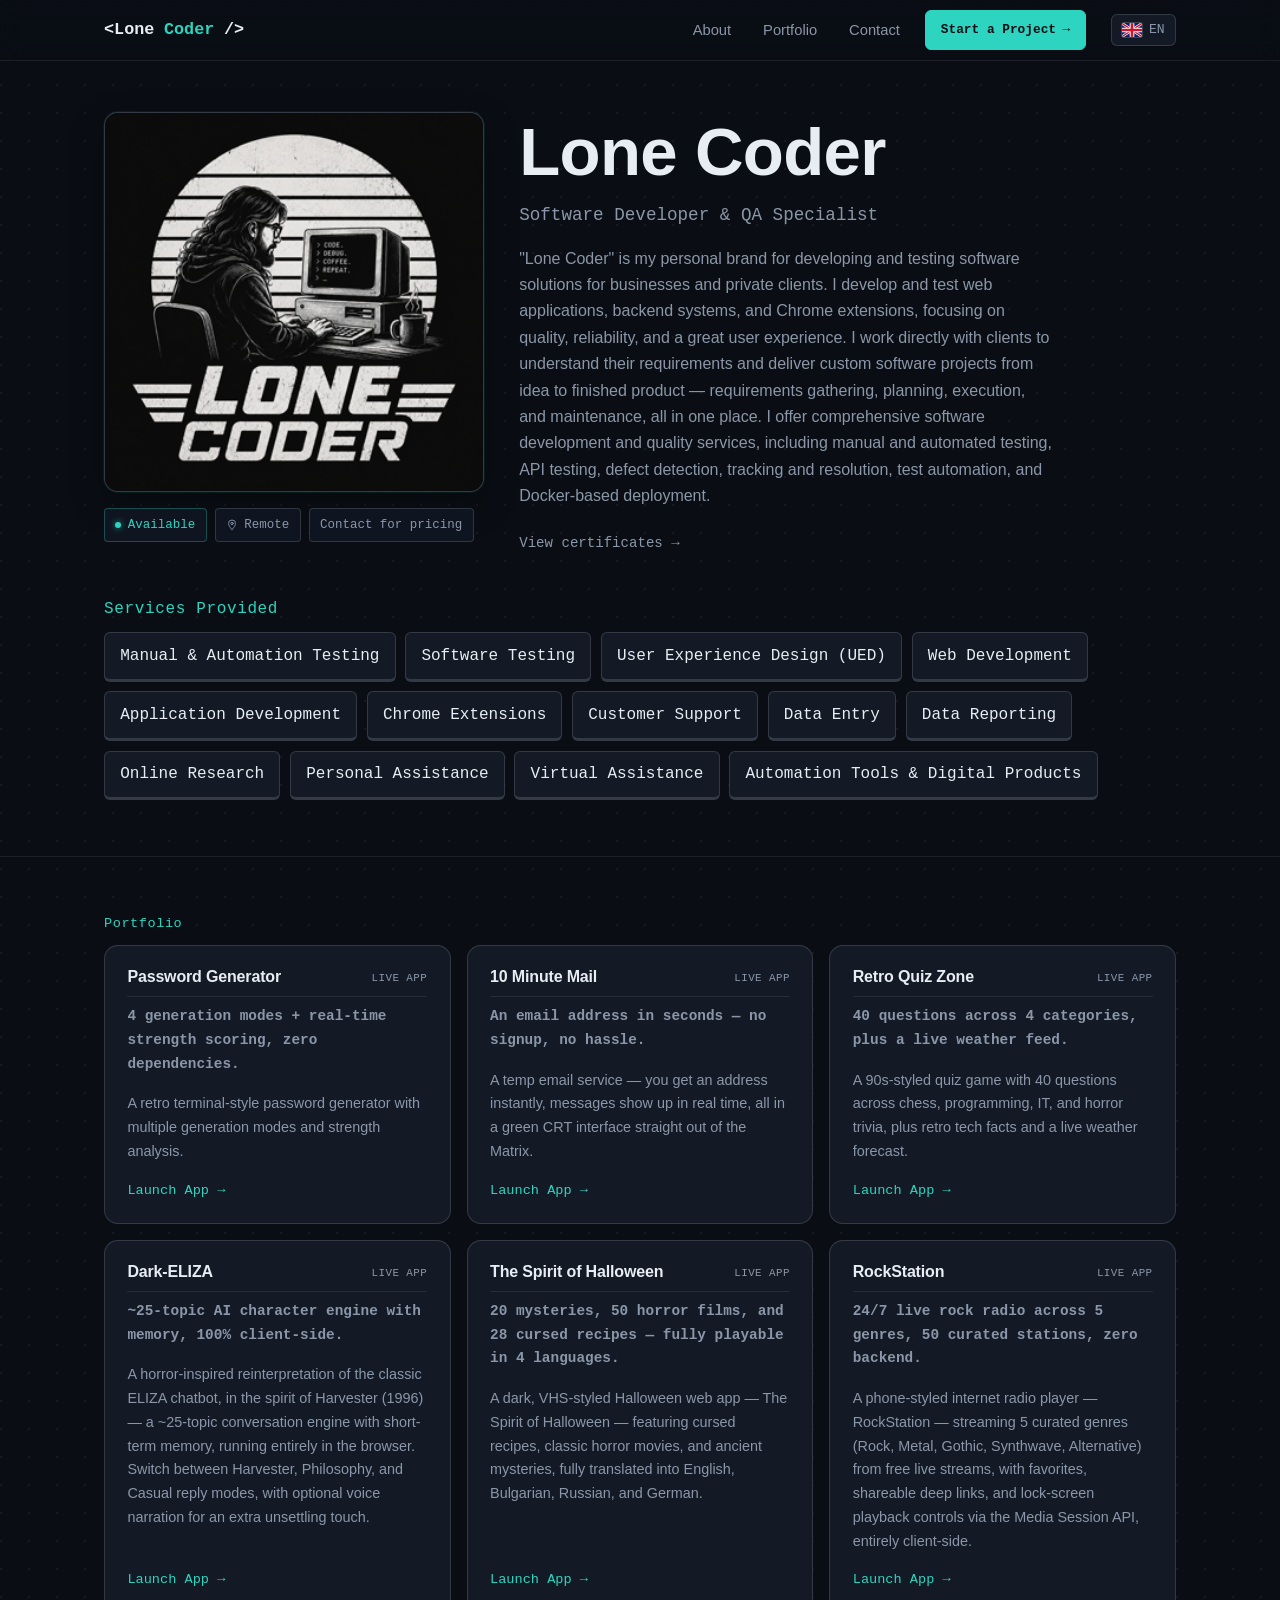
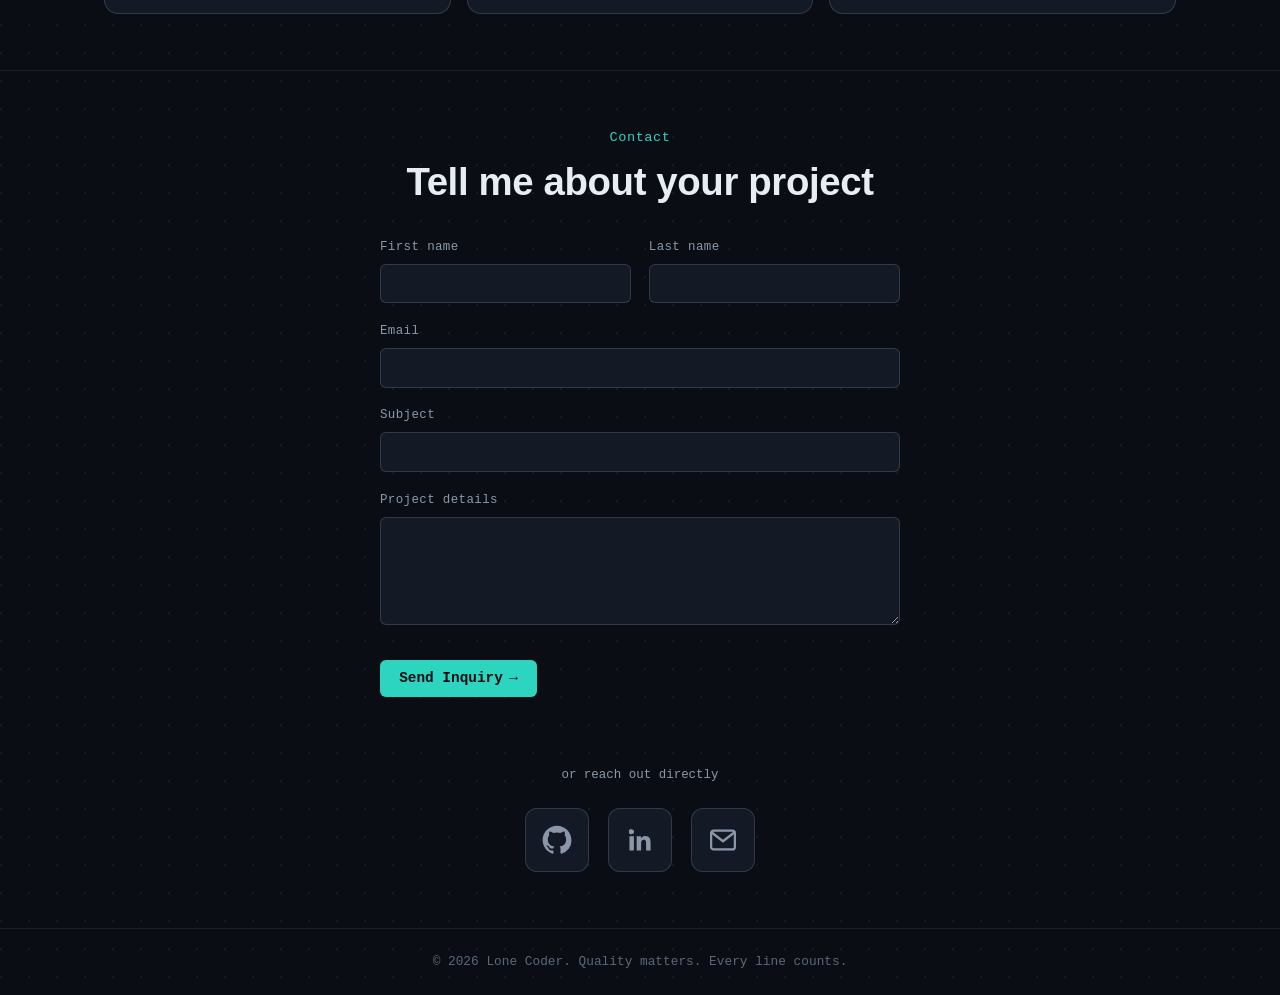
<file: index.html>
<!DOCTYPE html>
<html lang="en">
<head>
<meta charset="UTF-8">
<meta name="viewport" content="width=device-width, initial-scale=1.0">
<meta name="description" content="Lone Coder — self-employed software developer and QA specialist. Manual & automation testing, Chrome extensions, web applications, and custom digital products.">
<title>Lone Coder | Software Developer &amp; QA Specialist</title>
<link rel="canonical" href="https://lonecoder.nsh.one/">
<link rel="icon" type="image/png" href="logo.png">
<link rel="stylesheet" href="style.css">

<meta property="og:type" content="website">
<meta property="og:url" content="https://lonecoder.nsh.one/">
<meta property="og:title" content="Lone Coder | Software Developer &amp; QA Specialist">
<meta property="og:description" content="Lone Coder — self-employed software developer and QA specialist. Manual & automation testing, Chrome extensions, web applications, and custom digital products.">
<meta property="og:image" content="https://lonecoder.nsh.one/logo.png">
<meta name="twitter:card" content="summary">
<meta name="twitter:title" content="Lone Coder | Software Developer &amp; QA Specialist">
<meta name="twitter:description" content="Lone Coder — self-employed software developer and QA specialist. Manual & automation testing, Chrome extensions, web applications, and custom digital products.">
<meta name="twitter:image" content="https://lonecoder.nsh.one/logo.png">
</head>
<body>

<nav class="navbar" id="navbar">
  <div class="container navbar-inner">
    <a href="#about" class="brand">
      &lt;Lone<span>Coder</span>/&gt;
    </a>
    <div class="navbar-right">
      <ul class="nav-menu" id="navMenu">
        <li><a href="#about" data-i18n="nav_about">About</a></li>
        <li><a href="#portfolio" data-i18n="nav_portfolio">Portfolio</a></li>
        <li><a href="#contact" data-i18n="nav_contact">Contact</a></li>
        <li class="nav-menu-cta"><a href="#contact" class="btn-cta"><span data-i18n="cta_start">Start a Project</span> &rarr;</a></li>
      </ul>
      <a href="#contact" class="btn-cta nav-cta"><span data-i18n="cta_start">Start a Project</span> &rarr;</a>
      <div class="lang-switch" id="langSwitch">
        <button type="button" class="lang-btn" id="langBtn" aria-haspopup="listbox" aria-expanded="false" data-i18n-aria="aria_lang_switch" aria-label="Change language">
          <span id="langFlag" class="flag-icon"><svg viewBox="0 0 60 40"><rect width="60" height="40" fill="#00247d"/><path d="M0,0 60,40 M60,0 0,40" stroke="#fff" stroke-width="8"/><path d="M0,0 60,40 M60,0 0,40" stroke="#cf142b" stroke-width="4"/><path d="M30,0 30,40 M0,20 60,20" stroke="#fff" stroke-width="14"/><path d="M30,0 30,40 M0,20 60,20" stroke="#cf142b" stroke-width="8"/></svg></span><span id="langCode">EN</span>
        </button>
        <ul class="lang-menu" id="langMenu" role="listbox">
          <li role="option" data-lang="en"><span class="flag-icon"><svg viewBox="0 0 60 40"><rect width="60" height="40" fill="#00247d"/><path d="M0,0 60,40 M60,0 0,40" stroke="#fff" stroke-width="8"/><path d="M0,0 60,40 M60,0 0,40" stroke="#cf142b" stroke-width="4"/><path d="M30,0 30,40 M0,20 60,20" stroke="#fff" stroke-width="14"/><path d="M30,0 30,40 M0,20 60,20" stroke="#cf142b" stroke-width="8"/></svg></span>English</li>
          <li role="option" data-lang="bg"><span class="flag-icon"><svg viewBox="0 0 60 40"><rect width="60" height="13.33" y="0" fill="#fff"/><rect width="60" height="13.33" y="13.33" fill="#00966e"/><rect width="60" height="13.34" y="26.66" fill="#d62612"/></svg></span>Български</li>
          <li role="option" data-lang="ru"><span class="flag-icon"><svg viewBox="0 0 60 40"><rect width="60" height="13.33" y="0" fill="#fff"/><rect width="60" height="13.33" y="13.33" fill="#0039a6"/><rect width="60" height="13.34" y="26.66" fill="#d52b1e"/></svg></span>Русский</li>
          <li role="option" data-lang="de"><span class="flag-icon"><svg viewBox="0 0 60 40"><rect width="60" height="13.33" y="0" fill="#000"/><rect width="60" height="13.33" y="13.33" fill="#dd0000"/><rect width="60" height="13.34" y="26.66" fill="#ffce00"/></svg></span>Deutsch</li>
        </ul>
      </div>
      <button class="hamburger" id="hamburger" aria-label="Toggle menu" aria-expanded="false" data-i18n-aria="aria_toggle_menu">
        <span></span><span></span><span></span>
      </button>
    </div>
  </div>
</nav>

<main>

  <section id="about" class="section about-top">
    <div class="container">
      <div class="about-grid">
        <div class="about-avatar-col">
          <div class="about-avatar" aria-hidden="true">
            <img src="logo.png" alt="" class="logo-mark">
          </div>
          <div class="status-row">
            <span class="status-badge status-live" data-i18n="status_available">Available</span>
            <span class="status-badge"><svg class="status-icon" viewBox="0 0 24 24" fill="none" stroke="currentColor" stroke-width="1.8" stroke-linecap="round" stroke-linejoin="round"><path d="M12 21s7-6.5 7-12a7 7 0 0 0-14 0c0 5.5 7 12 7 12z"/><circle cx="12" cy="9" r="2.4"/></svg><span data-i18n="status_remote">Remote</span></span>
            <span class="status-badge" data-i18n="status_pricing">Contact for pricing</span>
          </div>
        </div>
        <div class="about-text">
          <h1>Lone Coder</h1>
          <p class="role-subtitle" data-i18n="about_role">Software Developer &amp; QA Specialist</p>
          <p data-i18n="about_bio">Lone Coder is an independent software developer and QA professional, working on project-based solutions for businesses and individuals. I build and test web applications, backend systems, and Chrome extensions, with a focus on quality, reliability, and user experience. I work directly with clients to understand their requirements and deliver custom software projects from concept to completion &mdash; requirements gathering, planning, execution, and ongoing maintenance, all handled end-to-end. Services include software development, manual &amp; automation testing, API testing, bug detection, test automation, and Docker-based deployment.</p>
          <a href="https://rebelwithoutacause.github.io/QA_Portfolio/apps/certificates/" target="_blank" rel="noopener" class="text-link"><span data-i18n="about_certs">View certificates</span> &rarr;</a>
        </div>
      </div>

      <div class="key-block">
        <p class="eyebrow" data-i18n="services_eyebrow">Services Provided</p>
        <div class="key-row">
          <span class="key" data-i18n="service_testing">Manual &amp; Automation Testing</span>
          <span class="key" data-i18n="service_software_testing">Software Testing</span>
          <span class="key" data-i18n="service_ued">User Experience Design (UED)</span>
          <span class="key" data-i18n="service_webdev">Web Development</span>
          <span class="key" data-i18n="service_appdev">Application Development</span>
          <span class="key" data-i18n="service_chrome">Chrome Extensions</span>
          <span class="key" data-i18n="service_support">Customer Support</span>
          <span class="key" data-i18n="service_dataentry">Data Entry</span>
          <span class="key" data-i18n="service_datareport">Data Reporting</span>
          <span class="key" data-i18n="service_research">Online Research</span>
          <span class="key" data-i18n="service_personal">Personal Assistance</span>
          <span class="key" data-i18n="service_virtual">Virtual Assistance</span>
          <span class="key" data-i18n="service_automation">Automation Tools &amp; Digital Products</span>
        </div>
      </div>
    </div>
  </section>

  <section id="portfolio" class="section">
    <div class="container">
      <p class="eyebrow" data-i18n="portfolio_eyebrow">Portfolio</p>
      <div class="portfolio-grid">
        <article class="portfolio-card">
          <div class="portfolio-head">
            <h3>Password Generator</h3>
            <span class="portfolio-tag" data-i18n="portfolio_tag">Live App</span>
          </div>
          <p class="portfolio-highlight" data-i18n="p1_highlight">4 generation modes + real-time strength scoring, zero dependencies.</p>
          <p data-i18n="p1_desc">A retro terminal-style password generator with multiple generation modes and strength analysis.</p>
          <a href="https://rebelwithoutacause.github.io/QA_Portfolio/apps/password-generator/" target="_blank" rel="noopener" class="portfolio-link"><span data-i18n="portfolio_launch">Launch App</span> &rarr;</a>
        </article>
        <article class="portfolio-card">
          <div class="portfolio-head">
            <h3>10 Minute Mail</h3>
            <span class="portfolio-tag" data-i18n="portfolio_tag">Live App</span>
          </div>
          <p class="portfolio-highlight" data-i18n="p2_highlight">An email address in seconds — no signup, no hassle.</p>
          <p data-i18n="p2_desc">A temp email service — you get an address instantly, messages show up in real time, all in a green CRT interface straight out of the Matrix.</p>
          <a href="https://rebelwithoutacause.github.io/Side-Projects/10minMail/" target="_blank" rel="noopener" class="portfolio-link"><span data-i18n="portfolio_launch">Launch App</span> &rarr;</a>
        </article>
        <article class="portfolio-card">
          <div class="portfolio-head">
            <h3>Retro Quiz Zone</h3>
            <span class="portfolio-tag" data-i18n="portfolio_tag">Live App</span>
          </div>
          <p class="portfolio-highlight" data-i18n="p3_highlight">40 questions across 4 categories, plus a live weather feed.</p>
          <p data-i18n="p3_desc">A 90s-styled quiz game with 40 questions across chess, programming, IT, and horror trivia, plus retro tech facts and a live weather forecast.</p>
          <a href="https://rebelwithoutacause.github.io/RetroApp/BrowserG/" target="_blank" rel="noopener" class="portfolio-link"><span data-i18n="portfolio_launch">Launch App</span> &rarr;</a>
        </article>
        <article class="portfolio-card">
          <div class="portfolio-head">
            <h3>Dark-ELIZA</h3>
            <span class="portfolio-tag" data-i18n="portfolio_tag">Live App</span>
          </div>
          <p class="portfolio-highlight" data-i18n="p4_highlight">~25-topic AI character engine with memory, 100% client-side.</p>
          <p data-i18n="p4_desc">A horror-inspired reinterpretation of the classic ELIZA chatbot, in the spirit of Harvester (1996) — a ~25-topic conversation engine with short-term memory, running entirely in the browser. Switch between Harvester, Philosophy, and Casual reply modes, with optional voice narration for an extra unsettling touch.</p>
          <a href="https://rebelwithoutacause.github.io/QA_Portfolio/apps/dark-eliza/" target="_blank" rel="noopener" class="portfolio-link"><span data-i18n="portfolio_launch">Launch App</span> &rarr;</a>
        </article>
        <article class="portfolio-card">
          <div class="portfolio-head">
            <h3>The Spirit of Halloween</h3>
            <span class="portfolio-tag" data-i18n="portfolio_tag">Live App</span>
          </div>
          <p class="portfolio-highlight" data-i18n="p5_highlight">20 mysteries, 50 horror films, and 28 cursed recipes — fully playable in 4 languages.</p>
          <p data-i18n="p5_desc">A dark, VHS-styled Halloween web app — The Spirit of Halloween — featuring cursed recipes, classic horror movies, and ancient mysteries, fully translated into English, Bulgarian, Russian, and German.</p>
          <a href="https://rebelwithoutacause.github.io/HTTP-Haunted-Tome-of-Terrifying-Programs/" target="_blank" rel="noopener" class="portfolio-link"><span data-i18n="portfolio_launch">Launch App</span> &rarr;</a>
        </article>
        <article class="portfolio-card">
          <div class="portfolio-head">
            <h3>RockStation</h3>
            <span class="portfolio-tag" data-i18n="portfolio_tag">Live App</span>
          </div>
          <p class="portfolio-highlight" data-i18n="p6_highlight">24/7 live rock radio across 5 genres, 50 curated stations, zero backend.</p>
          <p data-i18n="p6_desc">A phone-styled internet radio player — RockStation — streaming 5 curated genres (Rock, Metal, Gothic, Synthwave, Alternative) from free live streams, with favorites, shareable deep links, and lock-screen playback controls via the Media Session API, entirely client-side.</p>
          <a href="https://rockstation.web.app" target="_blank" rel="noopener" class="portfolio-link"><span data-i18n="portfolio_launch">Launch App</span> &rarr;</a>
        </article>
      </div>
    </div>
  </section>

  <section id="contact" class="section">
    <div class="container">
      <p class="eyebrow contact-eyebrow" data-i18n="contact_eyebrow">Contact</p>
      <h2 class="contact-heading" data-i18n="contact_heading">Tell me about your project</h2>

      <form id="inquiryForm" class="contact-form" action="https://formspree.io/f/xljrwebg" method="POST">
        <div class="form-grid">
          <div class="form-field">
            <label for="firstName" data-i18n="form_first">First name</label>
            <input type="text" id="firstName" name="firstName" autocomplete="given-name" required>
          </div>
          <div class="form-field">
            <label for="lastName" data-i18n="form_last">Last name</label>
            <input type="text" id="lastName" name="lastName" autocomplete="family-name" required>
          </div>
        </div>
        <div class="form-field">
          <label for="email" data-i18n="form_email">Email</label>
          <input type="email" id="email" name="email" autocomplete="email" required>
        </div>
        <div class="form-field">
          <label for="subject" data-i18n="form_subject">Subject</label>
          <input type="text" id="subject" name="subject" required>
        </div>
        <div class="form-field">
          <label for="message" data-i18n="form_message">Project details</label>
          <textarea id="message" name="message" rows="5" required></textarea>
        </div>
        <input type="text" name="_gotcha" class="hp-field" tabindex="-1" autocomplete="off" aria-hidden="true">
        <div class="g-recaptcha" data-sitekey="6LcrNIctAAAAAPfXkAQgtCOuC6ahcH06RLgvAS9q" data-theme="dark"></div>
        <button type="submit" class="btn-cta"><span data-i18n="form_submit">Send Inquiry</span> &rarr;</button>
        <p class="form-status" id="formStatus" role="status" aria-live="polite"></p>
      </form>

      <p class="contact-divider" data-i18n="contact_divider">or reach out directly</p>
      <div class="contact-row">
        <a href="https://github.com/rebelwithoutacause" target="_blank" rel="noopener" class="icon-btn" aria-label="GitHub" data-i18n-aria="aria_github">
          <svg viewBox="0 0 24 24" fill="currentColor"><path d="M12 .5C5.65.5.5 5.65.5 12c0 5.08 3.29 9.39 7.86 10.91.58.1.79-.25.79-.56 0-.28-.01-1.02-.02-2-3.2.7-3.88-1.54-3.88-1.54-.52-1.33-1.28-1.69-1.28-1.69-1.04-.71.08-.7.08-.7 1.15.08 1.76 1.18 1.76 1.18 1.03 1.75 2.7 1.25 3.36.96.1-.75.4-1.25.73-1.54-2.55-.29-5.24-1.28-5.24-5.7 0-1.26.45-2.29 1.18-3.09-.12-.29-.51-1.46.11-3.05 0 0 .96-.31 3.15 1.18a10.9 10.9 0 0 1 5.74 0c2.19-1.49 3.15-1.18 3.15-1.18.62 1.59.23 2.76.11 3.05.74.8 1.18 1.83 1.18 3.09 0 4.43-2.69 5.41-5.25 5.69.41.36.78 1.07.78 2.16 0 1.56-.01 2.82-.01 3.2 0 .31.21.67.8.56A10.52 10.52 0 0 0 23.5 12c0-6.35-5.15-11.5-11.5-11.5z"/></svg>
        </a>
        <a href="https://www.linkedin.com/company/lone-coder/?viewAsMember=true" target="_blank" rel="noopener" class="icon-btn" aria-label="LinkedIn" data-i18n-aria="aria_linkedin">
          <svg viewBox="0 0 24 24" fill="currentColor"><path d="M20.45 20.45h-3.56v-5.57c0-1.33-.02-3.03-1.85-3.03-1.85 0-2.14 1.45-2.14 2.94v5.66H9.34V9h3.42v1.56h.05c.48-.9 1.64-1.85 3.38-1.85 3.61 0 4.28 2.38 4.28 5.47v6.27zM5.34 7.43a2.07 2.07 0 1 1 0-4.13 2.07 2.07 0 0 1 0 4.13zM7.12 20.45H3.56V9h3.56v11.45z"/></svg>
        </a>
        <div class="email-btn-wrap">
          <button type="button" class="icon-btn" id="emailBtn" aria-label="Copy email address" data-i18n-aria="aria_copy_email">
            <svg viewBox="0 0 24 24" fill="none" stroke="currentColor" stroke-width="1.8" stroke-linecap="round" stroke-linejoin="round"><rect x="2.5" y="4.5" width="19" height="15" rx="2"/><path d="m3 6 9 7 9-7"/></svg>
          </button>
          <span class="email-reveal" id="emailReveal" aria-live="polite"></span>
        </div>
      </div>
    </div>
  </section>

</main>

<footer class="footer">
  <div class="container">
    <p data-i18n="footer_text">&copy; 2026 Lone Coder. Quality matters. Every line counts.</p>
  </div>
</footer>

<script src="i18n.js"></script>
<script src="script.js"></script>
</body>
</html>
</file>
<file: style.css>
*{ margin:0; padding:0; box-sizing:border-box; }

:root{
  --bg:#0a0e14;
  --bg-elevated:#0f1520;
  --bg-card:#131a26;
  --text:#e8edf4;
  --text-dim:#8b97a8;
  --accent:#2dd4bf;
  --accent-hover:#5eead4;
  --border:rgba(255,255,255,.08);
  --border-strong:rgba(255,255,255,.14);

  --font-main:"Segoe UI", "Helvetica Neue", Arial, sans-serif;
  --font-mono:Consolas, "Courier New", monospace;
}

html{ scroll-behavior:smooth; }

body{
  background-color:var(--bg);
  background-image:
    radial-gradient(circle at 1px 1px, rgba(255,255,255,.05) 1px, transparent 0);
  background-size:28px 28px;
  color:var(--text);
  font-family:var(--font-main);
  line-height:1.65;
  font-size:16px;
}

h1,h2,h3{ font-family:var(--font-main); font-weight:700; line-height:1.2; letter-spacing:-.01em; text-wrap:balance; }
h1{ font-size:clamp(2.6rem,6vw,4.2rem); }
h2{ font-size:clamp(1.8rem,3.4vw,2.4rem); }
h3{ font-size:1.15rem; }

a{ color:var(--accent); text-decoration:none; transition:color .2s ease; }
a:hover{ color:var(--accent-hover); }

.container{ max-width:1120px; margin:0 auto; padding:0 1.5rem; }

.eyebrow{
  font-family:var(--font-mono);
  color:var(--accent);
  font-size:.85rem;
  letter-spacing:.04em;
  margin-bottom:.6rem;
}

/* ---------- navbar ---------- */
.navbar{
  position:fixed; top:0; left:0; right:0; z-index:100;
  background:rgba(10,14,20,.85);
  backdrop-filter:blur(10px);
  border-bottom:1px solid var(--border);
}
.navbar-inner{ display:flex; align-items:center; justify-content:space-between; height:60px; }
.navbar-right{ display:flex; align-items:center; gap:1.6rem; }
.brand{
  display:flex;
  align-items:center;
  gap:.6rem;
  font-family:var(--font-mono);
  font-weight:700;
  font-size:1.05rem;
  color:var(--text);
}
.brand span{ color:var(--accent); }
.brand:hover{ color:var(--text); }

.nav-menu{ list-style:none; display:flex; gap:2rem; }
.nav-menu a{ color:var(--text-dim); font-size:.92rem; }
.nav-menu a:hover{ color:var(--text); }
.nav-menu-cta{ display:none; }

.hamburger{
  display:none; flex-direction:column; gap:5px;
  background:none; border:none; cursor:pointer; padding:.4rem;
}
.hamburger span{ width:22px; height:2px; background:var(--text); display:block; transition:transform .25s ease, opacity .25s ease; }
.hamburger[aria-expanded="true"] span:nth-child(1){ transform:translateY(7px) rotate(45deg); }
.hamburger[aria-expanded="true"] span:nth-child(2){ opacity:0; }
.hamburger[aria-expanded="true"] span:nth-child(3){ transform:translateY(-7px) rotate(-45deg); }

/* ---------- sections ---------- */
.section{ padding:3.5rem 0; border-bottom:1px solid var(--border); }
.section-alt{ background:var(--bg-elevated); }

/* ---------- about ---------- */
.about-top{ padding-top:7rem; }
.role-subtitle{
  font-family:var(--font-mono);
  color:var(--text-dim);
  font-size:1.1rem;
  margin:.5rem 0 1rem;
}
.about-grid{
  display:grid;
  grid-template-columns:380px 1fr;
  gap:2.2rem;
  align-items:start;
}
.about-avatar-col{ display:flex; flex-direction:column; gap:1rem; }
.about-avatar{
  width:380px; height:380px;
  border:1px solid var(--border-strong);
  border-radius:14px;
  background:var(--bg-card);
  overflow:hidden;
  box-shadow:0 0 0 1px rgba(45,212,191,.08), 0 12px 32px rgba(0,0,0,.35);
}
.logo-mark{
  width:100%;
  height:100%;
  object-fit:cover;
  display:block;
}
.about-text p{ color:var(--text-dim); margin-bottom:1rem; max-width:60ch; }
.about-text p:last-child{ margin-bottom:0; }

.about-actions{ display:flex; flex-wrap:wrap; align-items:center; gap:1.4rem; margin-top:.6rem; }
.about-actions .text-link{ margin-top:0; }
.btn-cta{
  display:inline-flex; align-items:center; gap:.4rem;
  font-family:var(--font-mono); font-weight:700; font-size:.9rem;
  color:var(--bg); background:var(--accent);
  border:1px solid var(--accent);
  border-radius:6px;
  padding:.65rem 1.2rem;
  transition:background .2s ease, border-color .2s ease, transform .2s ease;
}
.btn-cta:hover{ background:var(--accent-hover); border-color:var(--accent-hover); color:var(--bg); transform:translateY(-2px); }
.nav-cta{ font-size:.8rem; padding:.5rem .9rem; }

.lang-switch{ position:relative; }
.lang-btn{
  display:flex; align-items:center; gap:.4rem;
  font-family:var(--font-mono); font-size:.82rem; color:var(--text-dim);
  background:var(--bg-card); border:1px solid var(--border-strong); border-radius:6px;
  padding:.45rem .65rem; cursor:pointer;
  transition:border-color .2s ease, color .2s ease;
}
.lang-btn:hover{ border-color:var(--accent); color:var(--accent); }
.lang-menu{
  position:absolute; top:calc(100% + .5rem); right:0;
  min-width:160px; list-style:none;
  background:var(--bg-elevated); border:1px solid var(--border-strong); border-radius:8px;
  padding:.4rem; z-index:50;
  opacity:0; visibility:hidden; transform:translateY(-6px);
  transition:opacity .15s ease, transform .15s ease, visibility .15s ease;
}
.lang-menu.active{ opacity:1; visibility:visible; transform:translateY(0); }
.lang-menu li{
  display:flex; align-items:center; gap:.6rem;
  font-family:var(--font-mono); font-size:.85rem; color:var(--text-dim);
  padding:.55rem .65rem; border-radius:5px; cursor:pointer;
}
.flag-icon{ display:inline-flex; flex-shrink:0; width:20px; height:14px; border-radius:2px; overflow:hidden; box-shadow:0 0 0 1px rgba(255,255,255,.18); }
.flag-icon svg{ width:100%; height:100%; display:block; }
.lang-menu li .flag-icon{ width:22px; height:15px; }
.lang-menu li:hover{ background:var(--bg-card); color:var(--text); }
.lang-menu li.active{ color:var(--accent); }

.status-row{ display:flex; flex-wrap:wrap; gap:.5rem; }
.status-badge{
  display:inline-flex;
  align-items:center;
  gap:.4rem;
  font-family:var(--font-mono);
  font-size:.78rem;
  color:var(--text-dim);
  border:1px solid var(--border-strong);
  background:var(--bg-elevated);
  padding:.35rem .65rem;
  border-radius:4px;
}
.status-icon{ width:12px; height:12px; flex-shrink:0; }
.status-badge.status-live{ color:var(--accent); border-color:rgba(45,212,191,.3); }
.status-badge.status-live::before{
  content:'';
  width:6px; height:6px;
  border-radius:50%;
  background:var(--accent);
  box-shadow:0 0 6px rgba(45,212,191,.7);
}

.text-link{
  display:inline-block;
  margin-top:.4rem;
  font-family:var(--font-mono);
  font-size:.88rem;
  color:var(--text-dim);
  border-bottom:1px solid transparent;
}
.text-link:hover{ color:var(--accent); border-bottom-color:var(--accent); }

/* ---------- services provided (keycap tags) ---------- */
.key-block{ margin-top:2.5rem; }
.key-block .eyebrow{ font-size:1rem; }
.key-row{ display:flex; flex-wrap:wrap; gap:.6rem; }
.key{
  font-family:var(--font-mono);
  font-size:1rem;
  color:var(--text);
  background:var(--bg-card);
  border:1px solid var(--border-strong);
  border-bottom:3px solid var(--border-strong);
  border-radius:6px;
  padding:.6rem .95rem;
  transition:transform .12s ease, border-bottom-width .12s ease, margin-top .12s ease;
}
.key:hover{
  border-color:var(--accent);
  border-bottom-color:var(--accent);
  transform:translateY(1px);
  border-bottom-width:1px;
  margin-top:2px;
}

/* ---------- contact ---------- */
.contact-eyebrow{ text-align:center; }
.contact-heading{ text-align:center; margin-bottom:2rem; }

.contact-form{ max-width:520px; margin:0 auto; display:flex; flex-direction:column; gap:1.1rem; }
.form-grid{ display:grid; grid-template-columns:1fr 1fr; gap:1.1rem; }
.form-field{ display:flex; flex-direction:column; gap:.4rem; }
.form-field label{
  font-family:var(--font-mono); font-size:.78rem; color:var(--text-dim); letter-spacing:.03em;
}
.form-field input, .form-field textarea{
  font-family:var(--font-main); font-size:.95rem; color:var(--text);
  background:var(--bg-card);
  border:1px solid var(--border-strong); border-radius:6px;
  padding:.65rem .8rem;
  resize:vertical;
  transition:border-color .2s ease;
}
.form-field input:focus, .form-field textarea:focus{ outline:none; border-color:var(--accent); }
.hp-field{ position:absolute; left:-9999px; width:1px; height:1px; opacity:0; }
.contact-form .btn-cta{ align-self:flex-start; border:none; cursor:pointer; }
.form-status{ font-family:var(--font-mono); font-size:.82rem; color:var(--text-dim); min-height:1.2em; }
.form-status.success{ color:var(--accent); }
.form-status.error{ color:#f87171; }

.contact-divider{
  text-align:center; max-width:520px; margin:2.2rem auto 1.4rem;
  font-family:var(--font-mono); font-size:.78rem; color:var(--text-dim);
}
.contact-row{ display:flex; align-items:center; justify-content:center; gap:1.2rem; }
.email-btn-wrap{ position:relative; display:flex; align-items:center; }
.icon-btn{
  display:flex; align-items:center; justify-content:center;
  width:64px; height:64px;
  border:1px solid var(--border-strong);
  border-radius:12px;
  background:var(--bg-card);
  color:var(--text-dim);
  cursor:pointer;
  transition:border-color .2s ease, color .2s ease, transform .2s ease;
}
.icon-btn svg{ width:30px; height:30px; }
.icon-btn:hover{ border-color:var(--accent); color:var(--accent); transform:translateY(-2px); }
.email-reveal{
  position:absolute; left:calc(100% + .8rem); top:50%; transform:translateY(-50%);
  font-family:var(--font-mono); font-size:.82rem; color:var(--accent);
  white-space:nowrap;
  opacity:0; pointer-events:none;
  transition:opacity .2s ease;
}
.email-reveal.visible{ opacity:1; }

/* ---------- portfolio ---------- */
.portfolio-grid{ display:grid; grid-template-columns:repeat(auto-fit,minmax(260px,1fr)); gap:1rem; }
.portfolio-card{
  display:flex;
  flex-direction:column;
  border:1px solid var(--border-strong);
  border-radius:14px;
  padding:1.3rem 1.4rem;
  background:var(--bg-card);
  transition:border-color .2s ease, transform .2s ease, box-shadow .2s ease;
}
.portfolio-card:hover{
  border-color:var(--accent);
  transform:translateY(-3px);
  box-shadow:0 10px 24px rgba(0,0,0,.3);
}
.portfolio-card.placeholder{ border-style:dashed; }
.portfolio-head{
  display:flex; justify-content:space-between; align-items:flex-start; gap:.8rem;
  margin-bottom:.5rem;
  padding-bottom:.5rem;
  border-bottom:1px solid var(--border);
}
.portfolio-head h3{ font-size:1rem; }
.portfolio-tag{
  font-family:var(--font-mono);
  font-size:.68rem;
  letter-spacing:.04em;
  text-transform:uppercase;
  color:var(--text-dim);
  white-space:nowrap;
  padding-top:.2rem;
}
.portfolio-highlight{ font-family:var(--font-mono); font-weight:700; font-size:.78rem; color:var(--accent); margin-bottom:.6rem; }
.portfolio-card p{ color:var(--text-dim); font-size:.9rem; margin-bottom:1rem; }
.portfolio-link{ font-family:var(--font-mono); font-size:.85rem; margin-top:auto; }
.portfolio-link.muted{ color:var(--text-dim); }

/* ---------- footer ---------- */
.footer{ padding:1.4rem 0; }
.footer p{ font-family:var(--font-mono); font-size:.8rem; color:var(--text-dim); text-align:center; margin-bottom:.4rem; }
.footer p:last-child{ margin-bottom:0; color:#5c6779; }
.footer a{ color:var(--text-dim); }
.footer a:hover{ color:var(--accent); }

/* ---------- responsive ---------- */
@media (max-width:900px){
  .nav-menu{
    position:fixed; top:64px; left:0; right:0;
    background:var(--bg-elevated);
    border-bottom:1px solid var(--border);
    flex-direction:column; gap:0;
    padding:.5rem 0;
    transform:translateY(-8px);
    opacity:0; visibility:hidden;
    transition:opacity .2s ease, transform .2s ease, visibility .2s ease;
  }
  .nav-menu.active{ opacity:1; visibility:visible; transform:translateY(0); }
  .nav-menu li{ width:100%; }
  .nav-menu a{ display:block; padding:.9rem 1.5rem; }
  .hamburger{ display:flex; }
  .navbar-right{ gap:.9rem; }
  .nav-cta{ display:none; }
  .nav-menu-cta{ display:block; padding:.4rem 1.5rem .9rem; }
  .nav-menu-cta .btn-cta{
    display:inline-flex; width:100%; justify-content:center;
    padding:.65rem 1.2rem; font-size:.9rem; color:var(--bg);
  }
  .nav-menu-cta .btn-cta:hover{ color:var(--bg); }
}

@media (max-width:700px){
  .about-top{ padding-top:5.5rem; }
  .about-grid{ grid-template-columns:1fr; }
  .about-avatar{ width:260px; height:260px; }
  .about-text{ order:1; }
  .about-avatar-col{ order:2; }
}

@media (max-width:480px){
  .portfolio-head{ flex-direction:column; align-items:flex-start; gap:.3rem; }
  .portfolio-tag{ padding-top:0; }
  .form-grid{ grid-template-columns:1fr; }
  .g-recaptcha{ transform:scale(.87); transform-origin:left top; }
  .navbar-right{ gap:.5rem; }
  .lang-btn{ padding:.4rem .5rem; }
  #langCode{ display:none; }
}
</file>
